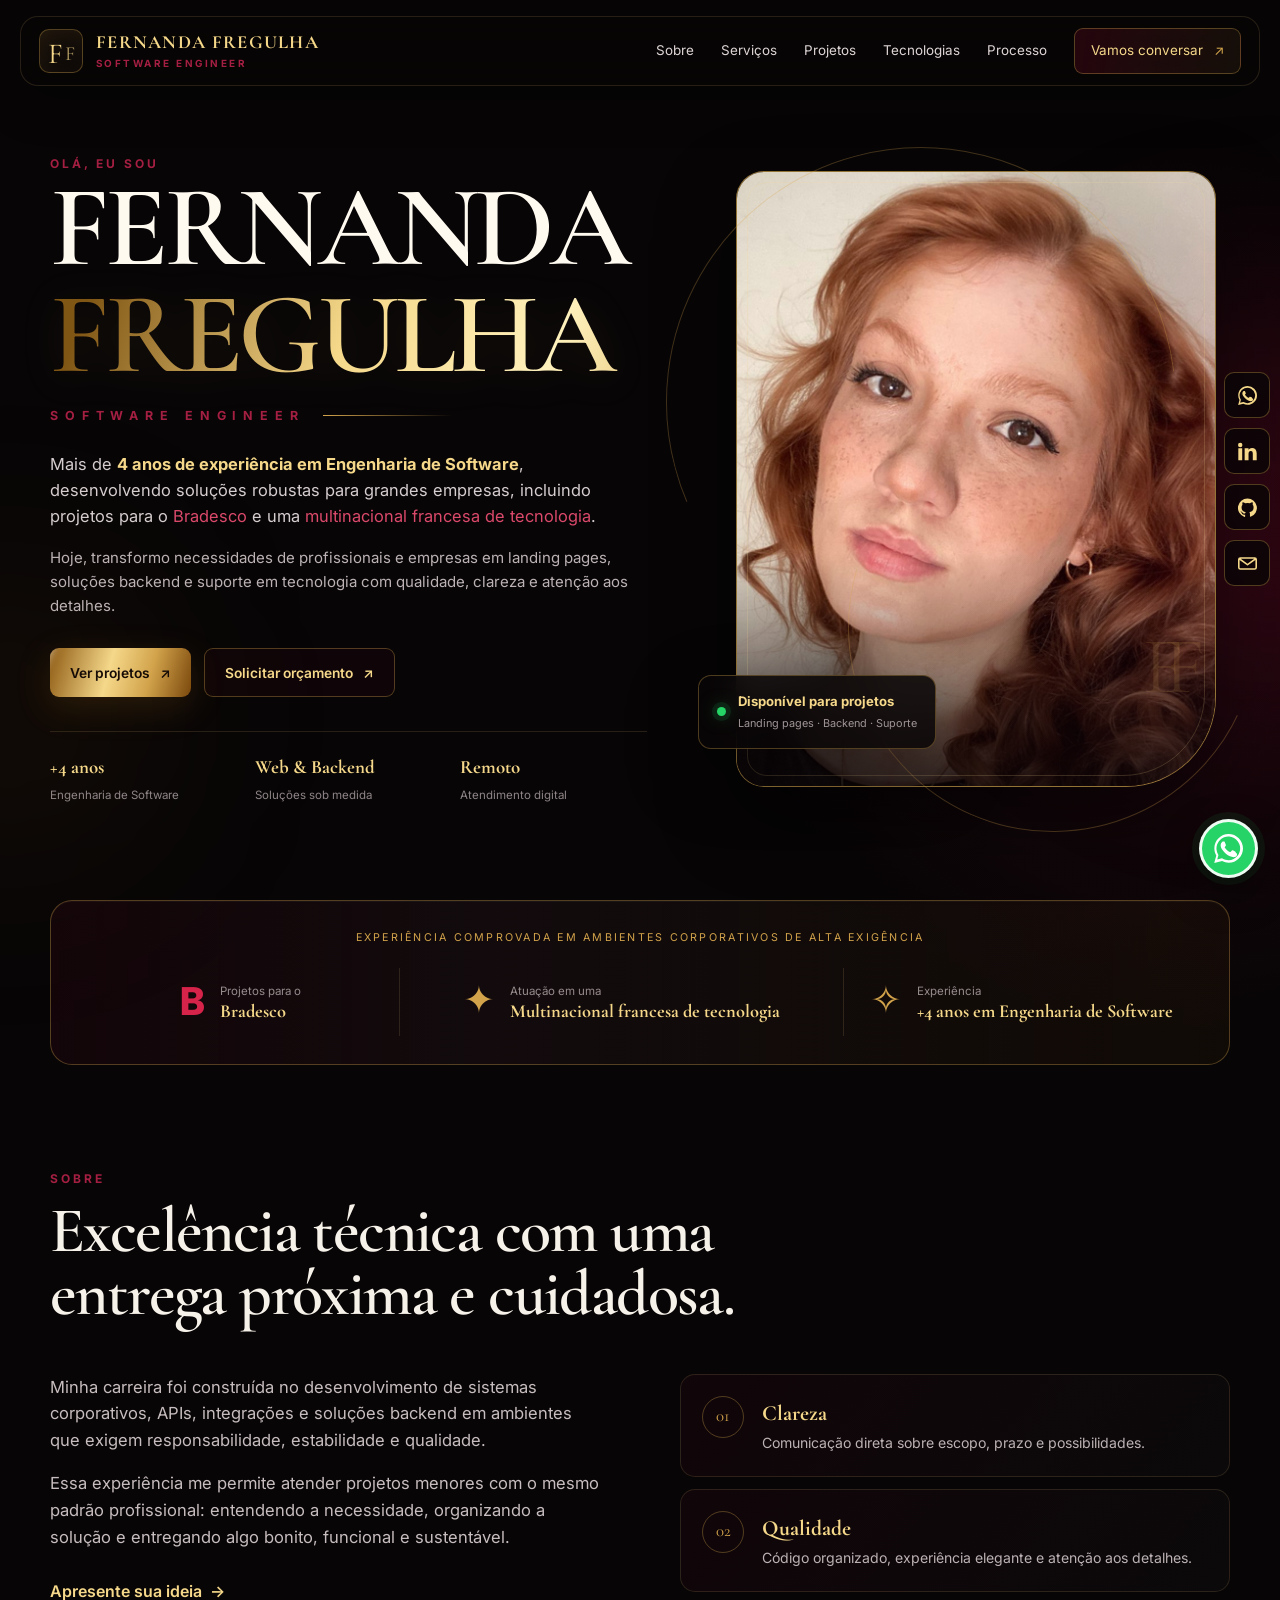
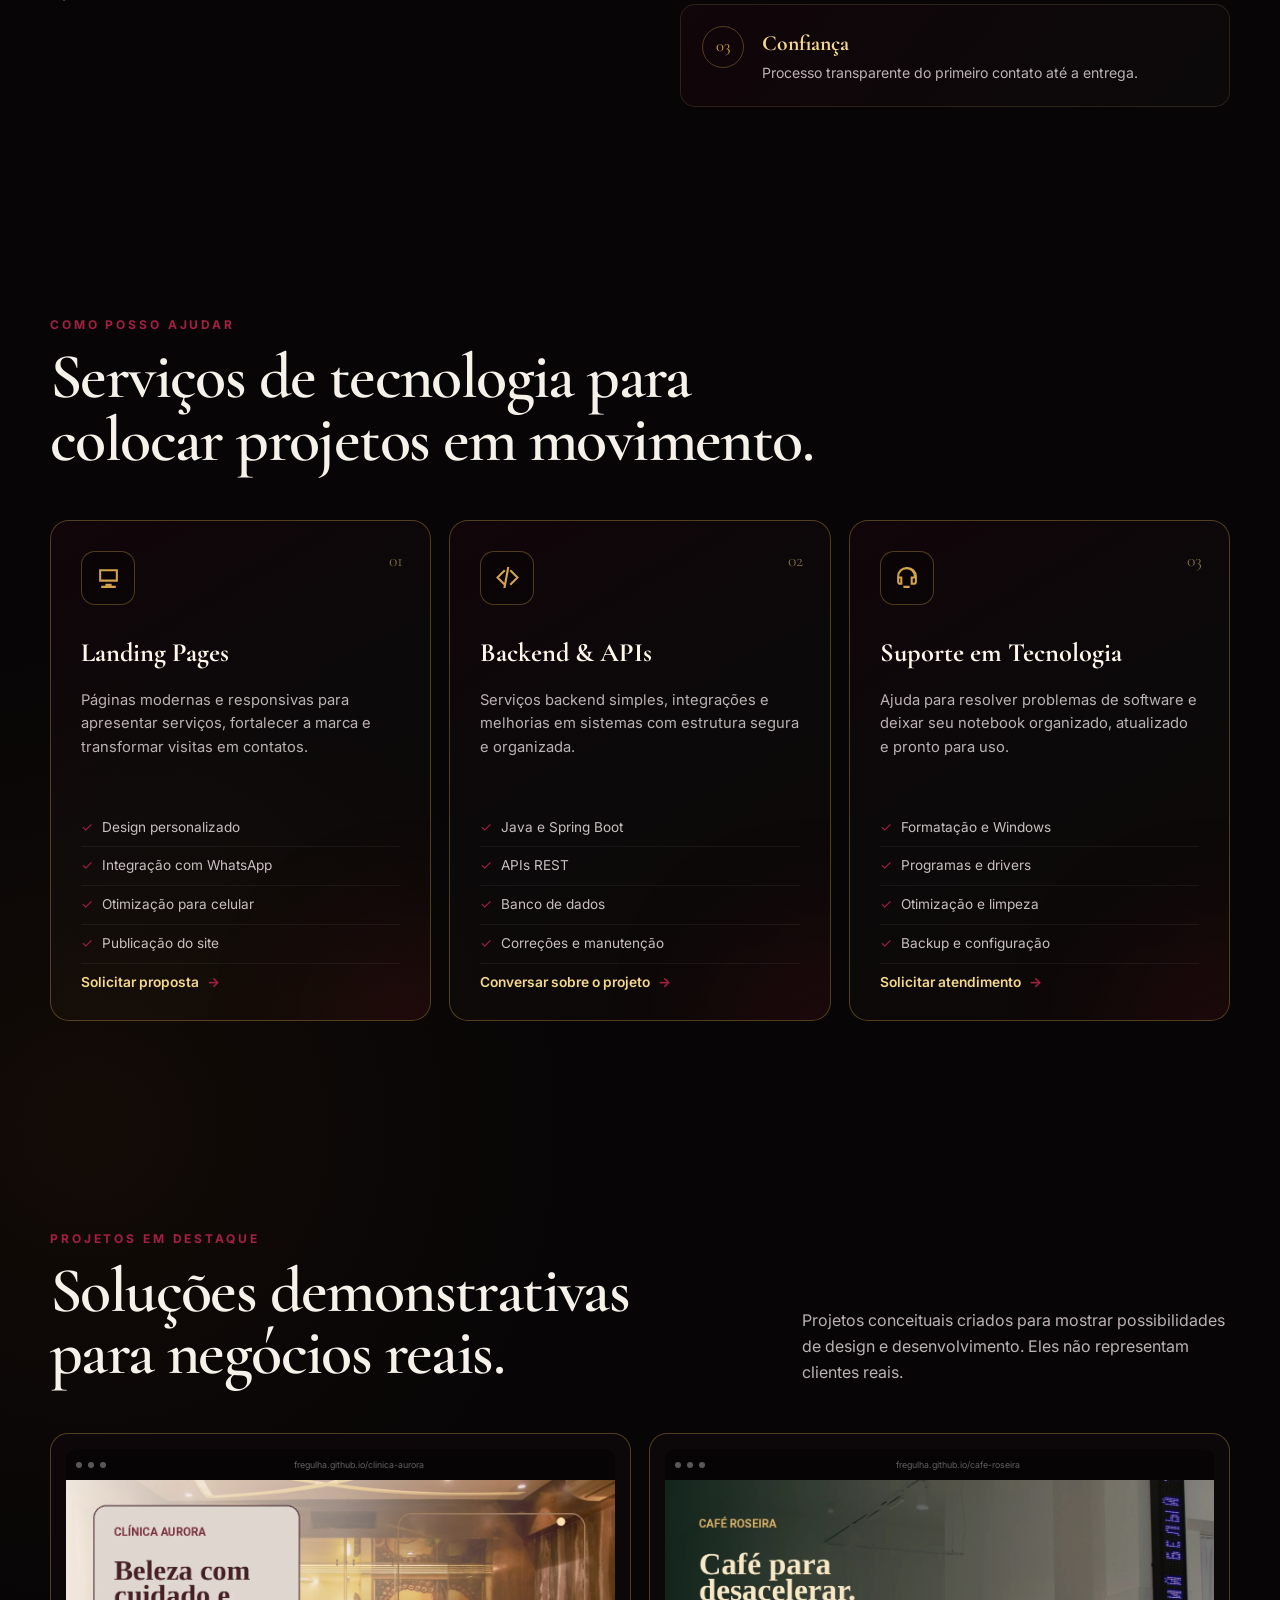
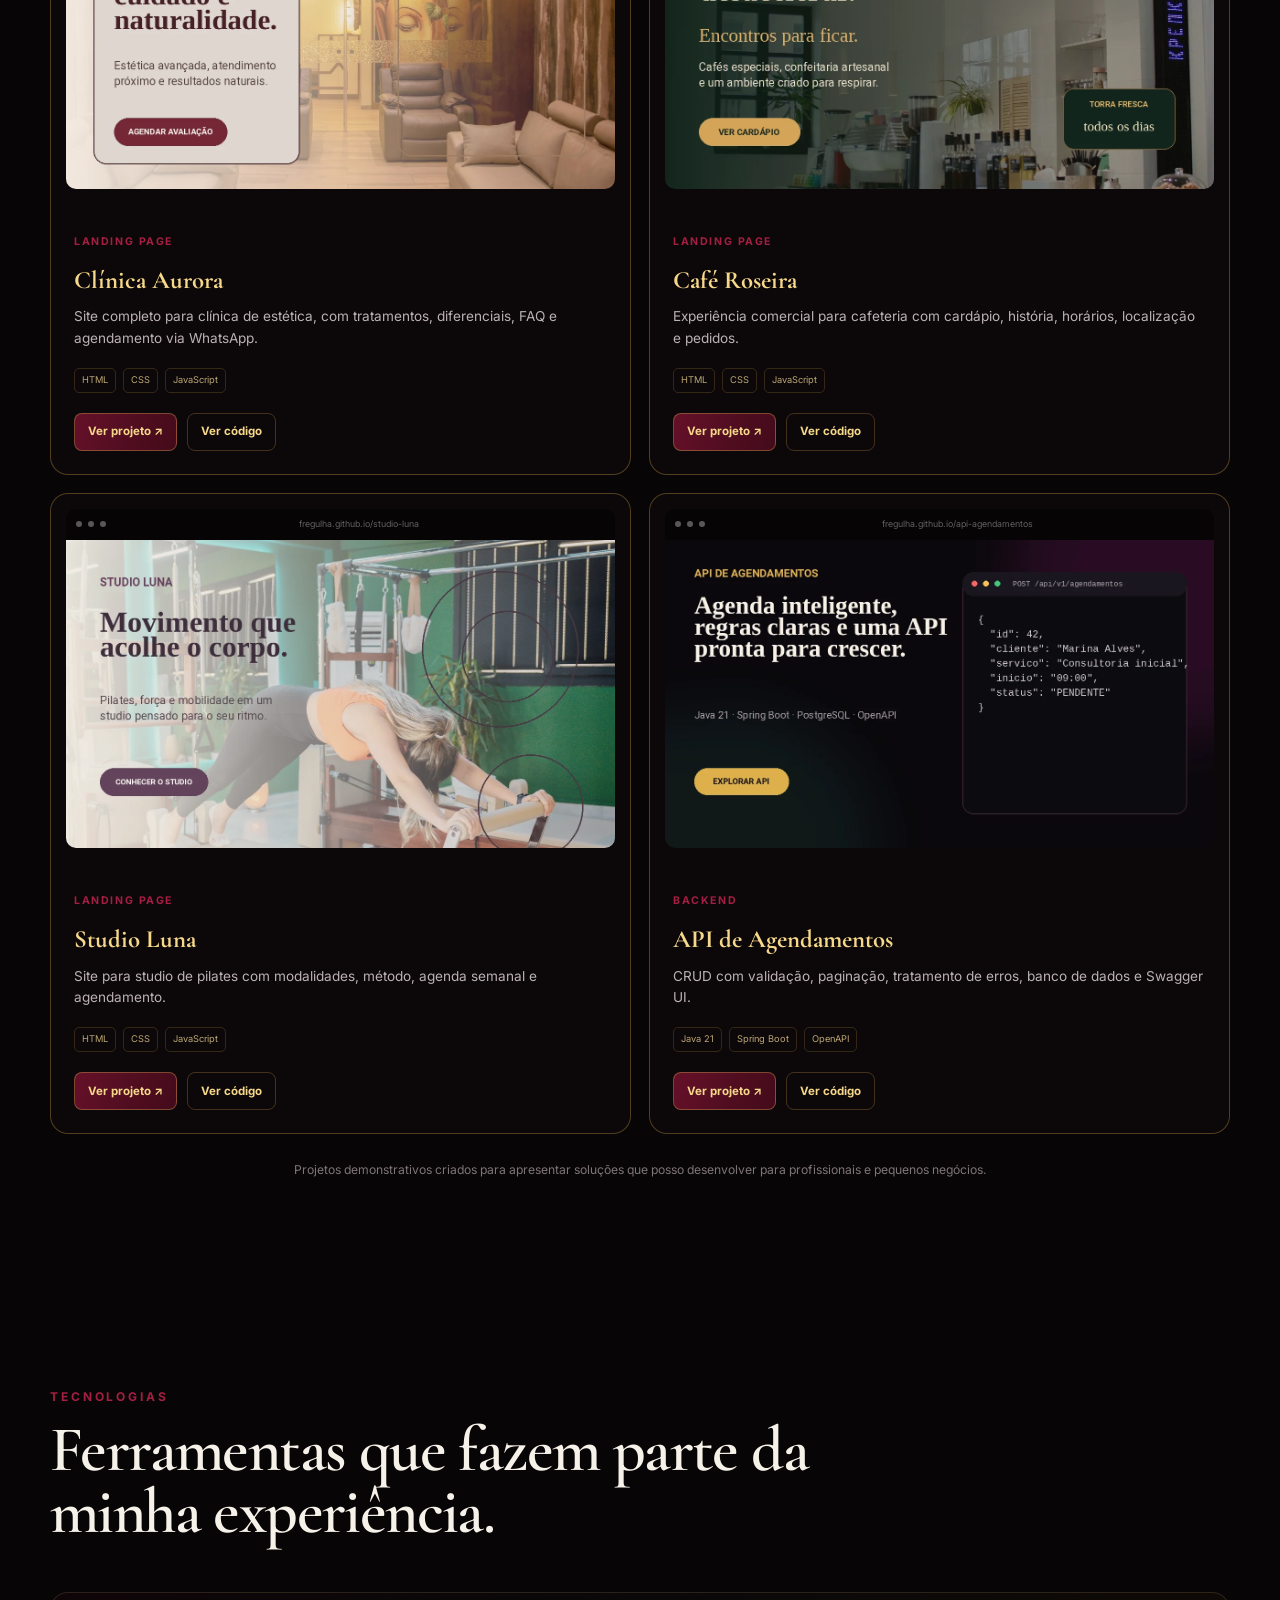
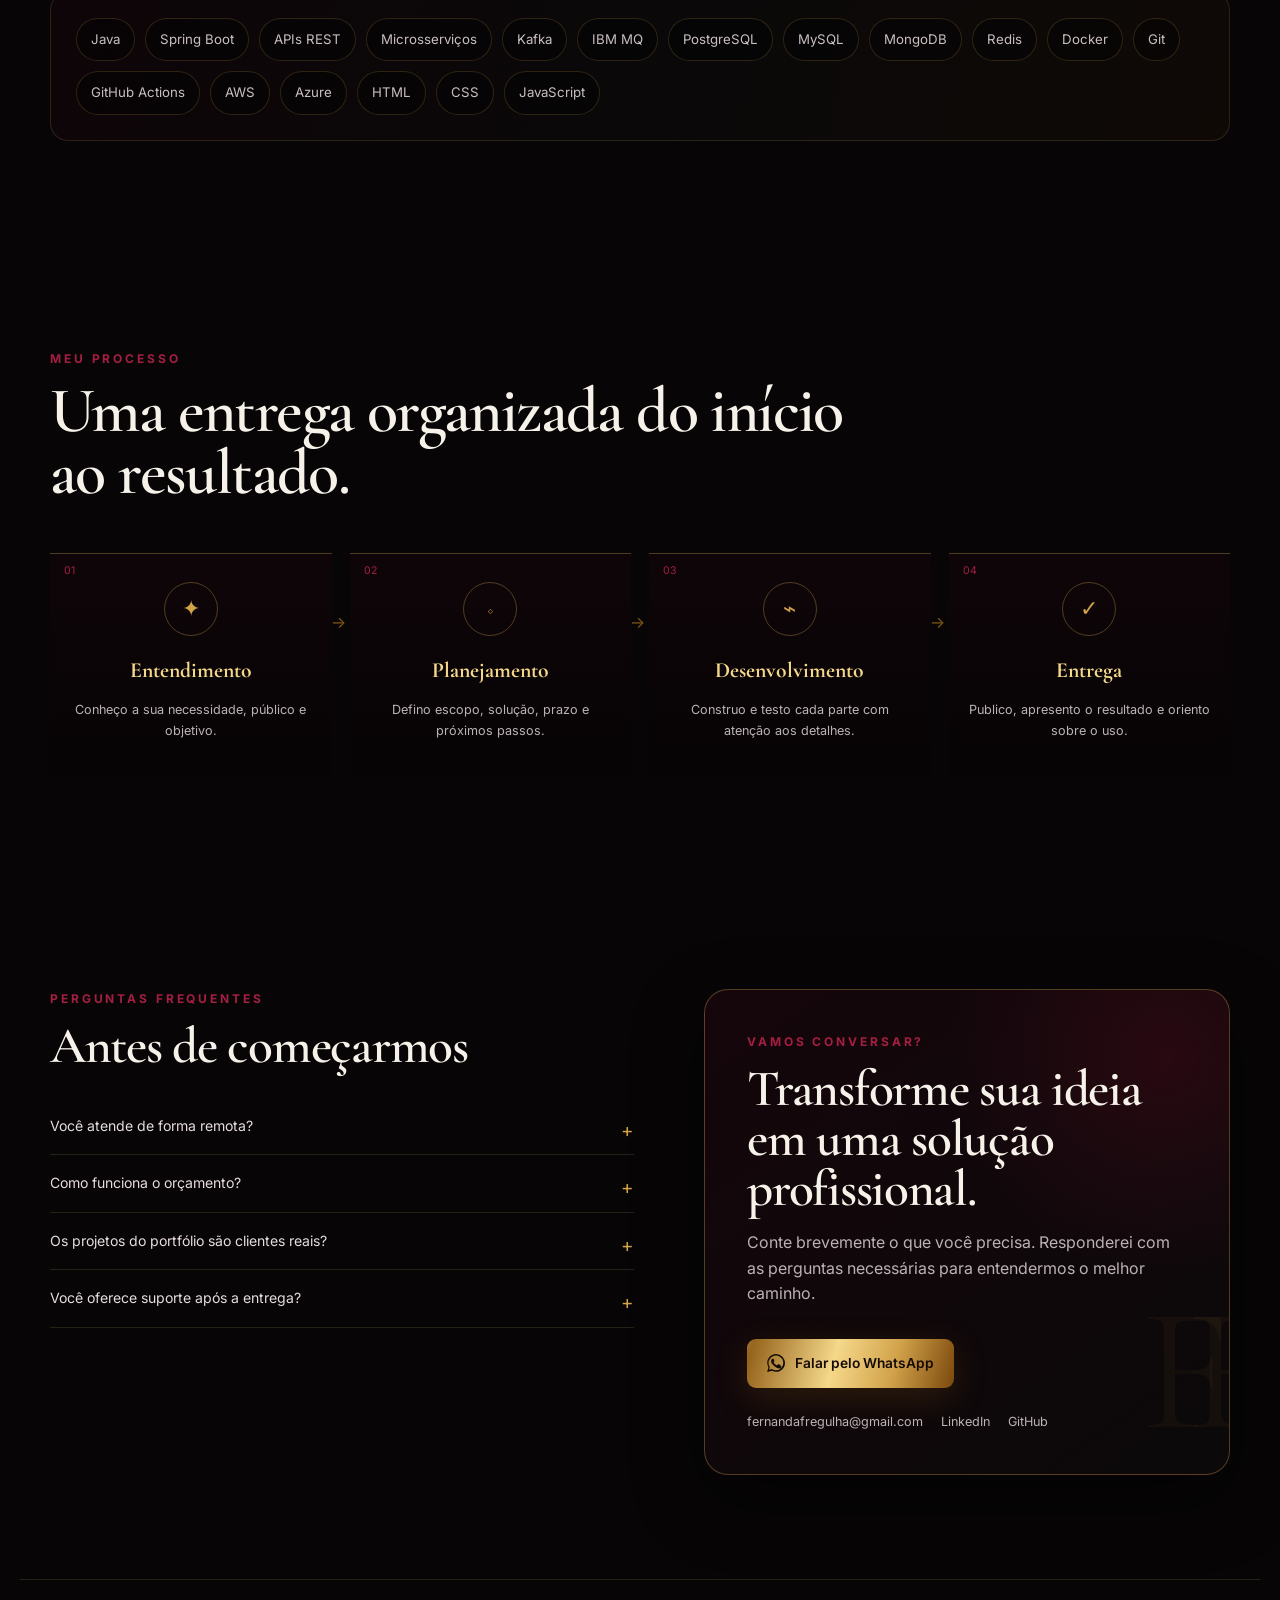
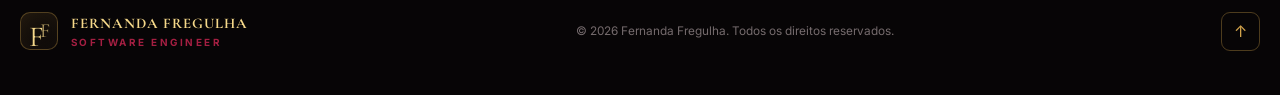
<file: index.html>
<!doctype html>
<html lang="pt-BR">
<head>
  <meta charset="utf-8">
  <meta name="viewport" content="width=device-width, initial-scale=1">
  <meta name="description" content="Portfólio de Fernanda Fregulha: landing pages, backend Java e suporte em tecnologia.">
  <meta name="theme-color" content="#070506">
  <meta property="og:title" content="Fernanda Fregulha | Software Engineer">
  <meta property="og:description" content="Soluções digitais elegantes, backend e suporte em tecnologia.">
  <meta property="og:type" content="website">
  <meta property="og:image" content="assets/fernanda-fregulha.png">
  <title>Fernanda Fregulha | Software Engineer</title>
  <link rel="preconnect" href="https://fonts.googleapis.com">
  <link rel="preconnect" href="https://fonts.gstatic.com" crossorigin>
  <link href="https://fonts.googleapis.com/css2?family=Cormorant+Garamond:wght@500;600;700&family=Inter:wght@400;500;600;700&display=swap" rel="stylesheet">
  <link rel="stylesheet" href="styles.css?v=projects-2">
</head>
<body>
  <div class="page-texture" aria-hidden="true"></div>
  <div class="ambient ambient-one" aria-hidden="true"></div>
  <div class="ambient ambient-two" aria-hidden="true"></div>

  <header class="header" id="topo">
    <a class="brand" href="#inicio" aria-label="Ir para o início">
      <span class="brand-mark"><span>F</span><i>F</i></span>
      <span class="brand-copy"><strong>Fernanda Fregulha</strong><small>Software Engineer</small></span>
    </a>

    <button class="menu-toggle" type="button" aria-label="Abrir menu" aria-expanded="false">
      <span></span><span></span><span></span>
    </button>

    <nav class="nav" aria-label="Navegação principal">
      <a href="#sobre">Sobre</a>
      <a href="#servicos">Serviços</a>
      <a href="#projetos">Projetos</a>
      <a href="#tecnologias">Tecnologias</a>
      <a href="#processo">Processo</a>
      <a href="#contato" class="nav-cta">Vamos conversar <span>↗</span></a>
    </nav>
  </header>

  <main>
    <section class="hero section" id="inicio">
      <div class="hero-copy reveal">
        <p class="eyebrow">Olá, eu sou</p>
        <h1><span>Fernanda</span><strong>Fregulha</strong></h1>
        <p class="role">Software Engineer</p>
        <p class="hero-description">
          Mais de <strong>4 anos de experiência em Engenharia de Software</strong>, desenvolvendo soluções robustas para grandes empresas, incluindo projetos para o <em>Bradesco</em> e uma <em>multinacional francesa de tecnologia</em>.
        </p>
        <p class="hero-support">Hoje, transformo necessidades de profissionais e empresas em landing pages, soluções backend e suporte em tecnologia com qualidade, clareza e atenção aos detalhes.</p>

        <div class="hero-actions">
          <a href="#projetos" class="button button-primary">Ver projetos <span>↗</span></a>
          <a href="#" class="button button-outline whatsapp-link" target="_blank" rel="noopener">Solicitar orçamento <span>↗</span></a>
        </div>

        <div class="hero-highlights" aria-label="Destaques profissionais">
          <div><strong>+4 anos</strong><span>Engenharia de Software</span></div>
          <div><strong>Web & Backend</strong><span>Soluções sob medida</span></div>
          <div><strong>Remoto</strong><span>Atendimento digital</span></div>
        </div>
      </div>

      <div class="hero-media reveal delay-one">
        <div class="portrait-shell">
          <div class="portrait-frame">
            <img src="assets/fernanda-fregulha.png" alt="Retrato profissional de Fernanda Fregulha">
            <div class="portrait-shade" aria-hidden="true"></div>
            <div class="portrait-monogram" aria-hidden="true">FF</div>
          </div>
          <div class="gold-orbit orbit-one" aria-hidden="true"></div>
          <div class="gold-orbit orbit-two" aria-hidden="true"></div>
          <div class="profile-chip">
            <span class="status-dot"></span>
            <div><strong>Disponível para projetos</strong><small>Landing pages · Backend · Suporte</small></div>
          </div>
        </div>

        <aside class="social-rail" aria-label="Redes e contatos">
          <a class="social-button whatsapp-link" href="#" target="_blank" rel="noopener" aria-label="WhatsApp">
            <svg viewBox="0 0 24 24" aria-hidden="true"><path d="M20.5 3.5A11.8 11.8 0 0 0 12.1 0C5.6 0 .3 5.3.3 11.8c0 2.1.5 4.1 1.6 5.9L.2 24l6.5-1.7a11.8 11.8 0 0 0 5.4 1.4h.1c6.5 0 11.8-5.3 11.8-11.8 0-3.1-1.3-6.1-3.5-8.4Zm-8.4 18.2c-1.8 0-3.6-.5-5.1-1.4l-.4-.2-3.9 1 1-3.8-.3-.4a9.8 9.8 0 1 1 8.7 4.8Zm5.4-7.3c-.3-.1-1.7-.8-2-.9-.3-.1-.5-.1-.7.2-.2.3-.8.9-1 1.1-.2.2-.4.2-.7.1-1.8-.9-3-1.6-4.2-3.7-.3-.5.3-.5.9-1.7.1-.2.1-.4 0-.6-.1-.1-.7-1.6-.9-2.2-.2-.6-.5-.5-.7-.5h-.6c-.2 0-.6.1-.9.4-.3.3-1.2 1.2-1.2 2.9 0 1.7 1.2 3.4 1.4 3.6.2.2 2.4 3.7 5.9 5.2 2.2.9 3.1 1 4.2.8.7-.1 1.7-.7 1.9-1.4.2-.7.2-1.3.2-1.4-.1-.1-.3-.2-.6-.3Z"/></svg>
          </a>
          <a class="social-button linkedin-link" href="#" target="_blank" rel="noopener" aria-label="LinkedIn">
            <svg viewBox="0 0 24 24" aria-hidden="true"><path d="M5.3 7.8H.4V23h4.9V7.8ZM2.8 1A2.8 2.8 0 1 0 2.8 6.6 2.8 2.8 0 0 0 2.8 1ZM23.6 14.3c0-4.6-2.5-6.8-5.8-6.8-2.7 0-3.9 1.5-4.5 2.5V7.8H8.4V23h4.9v-7.5c0-2 .4-4 2.9-4s2.5 2.3 2.5 4.1V23h4.9v-8.7Z"/></svg>
          </a>
          <a class="social-button github-link" href="#" target="_blank" rel="noopener" aria-label="GitHub">
            <svg viewBox="0 0 24 24" aria-hidden="true"><path d="M12 .5A12 12 0 0 0 8.2 23.9c.6.1.8-.3.8-.6v-2.3c-3.3.7-4-1.4-4-1.4-.5-1.4-1.3-1.8-1.3-1.8-1.1-.7.1-.7.1-.7 1.2.1 1.8 1.2 1.8 1.2 1.1 1.8 2.8 1.3 3.5 1 .1-.8.4-1.3.8-1.6-2.6-.3-5.4-1.3-5.4-5.9 0-1.3.5-2.4 1.2-3.2-.1-.3-.5-1.5.1-3.1 0 0 1-.3 3.3 1.2a11.5 11.5 0 0 1 6 0c2.3-1.6 3.3-1.2 3.3-1.2.6 1.6.2 2.8.1 3.1.8.8 1.2 1.9 1.2 3.2 0 4.6-2.8 5.6-5.4 5.9.4.4.8 1.1.8 2.2v3.3c0 .3.2.7.8.6A12 12 0 0 0 12 .5Z"/></svg>
          </a>
          <a class="social-button email-link-icon" href="#" aria-label="E-mail">
            <svg viewBox="0 0 24 24" aria-hidden="true"><path d="M21 4H3a3 3 0 0 0-3 3v10a3 3 0 0 0 3 3h18a3 3 0 0 0 3-3V7a3 3 0 0 0-3-3Zm-.5 2L12 12.2 3.5 6h17ZM3 18a1 1 0 0 1-1-1V7.5l9.4 6.8a1 1 0 0 0 1.2 0L22 7.5V17a1 1 0 0 1-1 1H3Z"/></svg>
          </a>
        </aside>
      </div>
    </section>

    <section class="authority section reveal" aria-label="Experiência profissional">
      <p>Experiência comprovada em ambientes corporativos de alta exigência</p>
      <div class="authority-grid">
        <article><span class="authority-icon bank-icon">B</span><div><small>Projetos para o</small><strong>Bradesco</strong></div></article>
        <article><span class="authority-icon tower-icon">✦</span><div><small>Atuação em uma</small><strong>Multinacional francesa de tecnologia</strong></div></article>
        <article><span class="authority-icon laurel-icon">✧</span><div><small>Experiência</small><strong>+4 anos em Engenharia de Software</strong></div></article>
      </div>
    </section>

    <section class="section section-space" id="sobre">
      <div class="section-heading reveal">
        <p class="eyebrow">Sobre</p>
        <h2>Excelência técnica com uma entrega próxima e cuidadosa.</h2>
      </div>
      <div class="about-grid">
        <div class="about-copy reveal">
          <p>Minha carreira foi construída no desenvolvimento de sistemas corporativos, APIs, integrações e soluções backend em ambientes que exigem responsabilidade, estabilidade e qualidade.</p>
          <p>Essa experiência me permite atender projetos menores com o mesmo padrão profissional: entendendo a necessidade, organizando a solução e entregando algo bonito, funcional e sustentável.</p>
          <a href="#contato" class="text-link">Apresente sua ideia <span>→</span></a>
        </div>
        <div class="principles reveal delay-one">
          <article><span>01</span><div><h3>Clareza</h3><p>Comunicação direta sobre escopo, prazo e possibilidades.</p></div></article>
          <article><span>02</span><div><h3>Qualidade</h3><p>Código organizado, experiência elegante e atenção aos detalhes.</p></div></article>
          <article><span>03</span><div><h3>Confiança</h3><p>Processo transparente do primeiro contato até a entrega.</p></div></article>
        </div>
      </div>
    </section>

    <section class="section section-space" id="servicos">
      <div class="section-heading reveal">
        <p class="eyebrow">Como posso ajudar</p>
        <h2>Serviços de tecnologia para colocar projetos em movimento.</h2>
      </div>
      <div class="services-grid">
        <article class="service-card reveal">
          <div class="service-icon">
            <svg viewBox="0 0 24 24" aria-hidden="true"><path d="M3 4h18v12H3V4Zm2 2v8h14V6H5Zm4 12h6v2h4v2H5v-2h4v-2Z"/></svg>
          </div>
          <span>01</span><h3>Landing Pages</h3>
          <p>Páginas modernas e responsivas para apresentar serviços, fortalecer a marca e transformar visitas em contatos.</p>
          <ul><li>Design personalizado</li><li>Integração com WhatsApp</li><li>Otimização para celular</li><li>Publicação do site</li></ul>
          <a class="whatsapp-link" href="#" target="_blank" rel="noopener">Solicitar proposta <b>→</b></a>
        </article>
        <article class="service-card reveal delay-one">
          <div class="service-icon">
            <svg viewBox="0 0 24 24" aria-hidden="true"><path d="m8.7 4.3 1.4 1.4L3.8 12l6.3 6.3-1.4 1.4L1 12l7.7-7.7Zm6.6 0L23 12l-7.7 7.7-1.4-1.4 6.3-6.3-6.3-6.3 1.4-1.4ZM13.8 2l-3.7 20H8l3.7-20h2.1Z"/></svg>
          </div>
          <span>02</span><h3>Backend & APIs</h3>
          <p>Serviços backend simples, integrações e melhorias em sistemas com estrutura segura e organizada.</p>
          <ul><li>Java e Spring Boot</li><li>APIs REST</li><li>Banco de dados</li><li>Correções e manutenção</li></ul>
          <a class="whatsapp-link" href="#" target="_blank" rel="noopener">Conversar sobre o projeto <b>→</b></a>
        </article>
        <article class="service-card reveal delay-two">
          <div class="service-icon">
            <svg viewBox="0 0 24 24" aria-hidden="true"><path d="M12 2a9 9 0 0 0-9 9v5a3 3 0 0 0 3 3h2v-8H5a7 7 0 0 1 14 0h-3v8h3a3 3 0 0 0 3-3v-5a9 9 0 0 0-9-9h-1Zm6 11h2v3a1 1 0 0 1-1 1h-1v-4ZM4 13h2v4a1 1 0 0 1-1-1v-3Zm5 7h6v2H9v-2Z"/></svg>
          </div>
          <span>03</span><h3>Suporte em Tecnologia</h3>
          <p>Ajuda para resolver problemas de software e deixar seu notebook organizado, atualizado e pronto para uso.</p>
          <ul><li>Formatação e Windows</li><li>Programas e drivers</li><li>Otimização e limpeza</li><li>Backup e configuração</li></ul>
          <a class="whatsapp-link" href="#" target="_blank" rel="noopener">Solicitar atendimento <b>→</b></a>
        </article>
      </div>
    </section>

    <section class="section section-space" id="projetos">
      <div class="section-heading split-heading reveal">
        <div><p class="eyebrow">Projetos em destaque</p><h2>Soluções demonstrativas para negócios reais.</h2></div>
        <p>Projetos conceituais criados para mostrar possibilidades de design e desenvolvimento. Eles não representam clientes reais.</p>
      </div>
      <div class="projects-grid">
        <article class="project-card reveal">
          <div class="project-preview project-preview-image">
            <div class="browser-bar"><i></i><i></i><i></i><span>fregulha.github.io/clinica-aurora</span></div>
            <a class="project-shot" href="https://fregulha.github.io/clinica-aurora/" target="_blank" rel="noopener" aria-label="Abrir Clínica Aurora">
              <img src="assets/projects/clinica-aurora.webp" alt="Prévia atualizada da landing page Clínica Aurora" loading="lazy">
            </a>
          </div>
          <div class="project-copy"><span>Landing Page</span><h3>Clínica Aurora</h3><p>Site completo para clínica de estética, com tratamentos, diferenciais, FAQ e agendamento via WhatsApp.</p><div class="project-tags"><small>HTML</small><small>CSS</small><small>JavaScript</small></div><div class="project-actions"><a href="https://fregulha.github.io/clinica-aurora/" target="_blank" rel="noopener">Ver projeto ↗</a><a href="https://github.com/fregulha/clinica-aurora" target="_blank" rel="noopener">Ver código</a></div></div>
        </article>
        <article class="project-card reveal delay-one">
          <div class="project-preview project-preview-image">
            <div class="browser-bar"><i></i><i></i><i></i><span>fregulha.github.io/cafe-roseira</span></div>
            <a class="project-shot" href="https://fregulha.github.io/cafe-roseira/" target="_blank" rel="noopener" aria-label="Abrir Café Roseira">
              <img src="assets/projects/cafe-roseira.webp" alt="Prévia atualizada da landing page Café Roseira" loading="lazy">
            </a>
          </div>
          <div class="project-copy"><span>Landing Page</span><h3>Café Roseira</h3><p>Experiência comercial para cafeteria com cardápio, história, horários, localização e pedidos.</p><div class="project-tags"><small>HTML</small><small>CSS</small><small>JavaScript</small></div><div class="project-actions"><a href="https://fregulha.github.io/cafe-roseira/" target="_blank" rel="noopener">Ver projeto ↗</a><a href="https://github.com/fregulha/cafe-roseira" target="_blank" rel="noopener">Ver código</a></div></div>
        </article>
        <article class="project-card reveal delay-two">
          <div class="project-preview project-preview-image">
            <div class="browser-bar"><i></i><i></i><i></i><span>fregulha.github.io/studio-luna</span></div>
            <a class="project-shot" href="https://fregulha.github.io/studio-luna/" target="_blank" rel="noopener" aria-label="Abrir Studio Luna">
              <img src="assets/projects/studio-luna.webp" alt="Prévia atualizada da landing page Studio Luna" loading="lazy">
            </a>
          </div>
          <div class="project-copy"><span>Landing Page</span><h3>Studio Luna</h3><p>Site para studio de pilates com modalidades, método, agenda semanal e agendamento.</p><div class="project-tags"><small>HTML</small><small>CSS</small><small>JavaScript</small></div><div class="project-actions"><a href="https://fregulha.github.io/studio-luna/" target="_blank" rel="noopener">Ver projeto ↗</a><a href="https://github.com/fregulha/studio-luna" target="_blank" rel="noopener">Ver código</a></div></div>
        </article>
        <article class="project-card project-api reveal delay-three">
          <div class="project-preview project-preview-image">
            <div class="browser-bar"><i></i><i></i><i></i><span>fregulha.github.io/api-agendamentos</span></div>
            <a class="project-shot" href="https://fregulha.github.io/api-agendamentos/" target="_blank" rel="noopener" aria-label="Abrir API de Agendamentos">
              <img src="assets/projects/api-agendamentos.webp" alt="Prévia atualizada da vitrine da API de Agendamentos" loading="lazy">
            </a>
          </div>
          <div class="project-copy"><span>Backend</span><h3>API de Agendamentos</h3><p>CRUD com validação, paginação, tratamento de erros, banco de dados e Swagger UI.</p><div class="project-tags"><small>Java 21</small><small>Spring Boot</small><small>OpenAPI</small></div><div class="project-actions"><a href="https://fregulha.github.io/api-agendamentos/" target="_blank" rel="noopener">Ver projeto ↗</a><a href="https://github.com/fregulha/api-agendamentos" target="_blank" rel="noopener">Ver código</a></div></div>
        </article>
      </div>
      <p class="project-note reveal">Projetos demonstrativos criados para apresentar soluções que posso desenvolver para profissionais e pequenos negócios.</p>
    </section>

    <section class="section section-space" id="tecnologias">
      <div class="section-heading reveal">
        <p class="eyebrow">Tecnologias</p>
        <h2>Ferramentas que fazem parte da minha experiência.</h2>
      </div>
      <div class="tech-grid reveal">
        <span>Java</span><span>Spring Boot</span><span>APIs REST</span><span>Microsserviços</span><span>Kafka</span><span>IBM MQ</span><span>PostgreSQL</span><span>MySQL</span><span>MongoDB</span><span>Redis</span><span>Docker</span><span>Git</span><span>GitHub Actions</span><span>AWS</span><span>Azure</span><span>HTML</span><span>CSS</span><span>JavaScript</span>
      </div>
    </section>

    <section class="section section-space" id="processo">
      <div class="section-heading reveal">
        <p class="eyebrow">Meu processo</p>
        <h2>Uma entrega organizada do início ao resultado.</h2>
      </div>
      <div class="process-grid">
        <article class="reveal"><span>01</span><div class="process-icon">✦</div><h3>Entendimento</h3><p>Conheço a sua necessidade, público e objetivo.</p></article>
        <article class="reveal delay-one"><span>02</span><div class="process-icon">◇</div><h3>Planejamento</h3><p>Defino escopo, solução, prazo e próximos passos.</p></article>
        <article class="reveal delay-two"><span>03</span><div class="process-icon">⌁</div><h3>Desenvolvimento</h3><p>Construo e testo cada parte com atenção aos detalhes.</p></article>
        <article class="reveal delay-three"><span>04</span><div class="process-icon">✓</div><h3>Entrega</h3><p>Publico, apresento o resultado e oriento sobre o uso.</p></article>
      </div>
    </section>

    <section class="section section-space faq-contact" id="contato">
      <div class="faq reveal">
        <p class="eyebrow">Perguntas frequentes</p>
        <h2>Antes de começarmos</h2>
        <details><summary>Você atende de forma remota?</summary><p>Sim. Landing pages, backend e vários serviços de software podem ser atendidos remotamente. Demandas presenciais dependem da localização e da disponibilidade.</p></details>
        <details><summary>Como funciona o orçamento?</summary><p>Primeiro entendo a necessidade e o escopo. Depois apresento uma proposta com o que será entregue, prazo estimado e condições.</p></details>
        <details><summary>Os projetos do portfólio são clientes reais?</summary><p>Não. Os projetos visuais apresentados são demonstrativos e foram criados para mostrar as soluções que posso desenvolver.</p></details>
        <details><summary>Você oferece suporte após a entrega?</summary><p>O suporte e o período de acompanhamento são combinados na proposta, conforme o tipo de projeto.</p></details>
      </div>

      <div class="contact-card reveal delay-one">
        <p class="eyebrow">Vamos conversar?</p>
        <h2>Transforme sua ideia em uma solução profissional.</h2>
        <p>Conte brevemente o que você precisa. Responderei com as perguntas necessárias para entendermos o melhor caminho.</p>
        <a href="#" class="button button-primary whatsapp-link" target="_blank" rel="noopener">
          <svg viewBox="0 0 24 24" aria-hidden="true"><path d="M20.5 3.5A11.8 11.8 0 0 0 12.1 0C5.6 0 .3 5.3.3 11.8c0 2.1.5 4.1 1.6 5.9L.2 24l6.5-1.7a11.8 11.8 0 0 0 5.4 1.4h.1c6.5 0 11.8-5.3 11.8-11.8 0-3.1-1.3-6.1-3.5-8.4Zm-8.4 18.2c-1.8 0-3.6-.5-5.1-1.4l-.4-.2-3.9 1 1-3.8-.3-.4a9.8 9.8 0 1 1 8.7 4.8Zm5.4-7.3c-.3-.1-1.7-.8-2-.9-.3-.1-.5-.1-.7.2-.2.3-.8.9-1 1.1-.2.2-.4.2-.7.1-1.8-.9-3-1.6-4.2-3.7-.3-.5.3-.5.9-1.7.1-.2.1-.4 0-.6-.1-.1-.7-1.6-.9-2.2-.2-.6-.5-.5-.7-.5h-.6c-.2 0-.6.1-.9.4-.3.3-1.2 1.2-1.2 2.9 0 1.7 1.2 3.4 1.4 3.6.2.2 2.4 3.7 5.9 5.2 2.2.9 3.1 1 4.2.8.7-.1 1.7-.7 1.9-1.4.2-.7.2-1.3.2-1.4-.1-.1-.3-.2-.6-.3Z"/></svg>
          Falar pelo WhatsApp
        </a>
        <div class="contact-links">
          <a class="email-link" href="#">seuemail@exemplo.com</a>
          <a class="linkedin-link" href="#" target="_blank" rel="noopener">LinkedIn</a>
          <a class="github-link" href="#" target="_blank" rel="noopener">GitHub</a>
        </div>
      </div>
    </section>
  </main>

  <footer class="footer">
    <a class="brand footer-brand" href="#topo">
      <span class="brand-mark"><span>F</span><i>F</i></span>
      <span class="brand-copy"><strong>Fernanda Fregulha</strong><small>Software Engineer</small></span>
    </a>
    <p>© <span id="currentYear"></span> Fernanda Fregulha. Todos os direitos reservados.</p>
    <a href="#topo" class="back-top" aria-label="Voltar ao topo">↑</a>
  </footer>

  <a class="whatsapp-float whatsapp-link" href="#" target="_blank" rel="noopener" aria-label="Falar com Fernanda pelo WhatsApp">
    <svg viewBox="0 0 24 24" aria-hidden="true"><path d="M20.5 3.5A11.8 11.8 0 0 0 12.1 0C5.6 0 .3 5.3.3 11.8c0 2.1.5 4.1 1.6 5.9L.2 24l6.5-1.7a11.8 11.8 0 0 0 5.4 1.4h.1c6.5 0 11.8-5.3 11.8-11.8 0-3.1-1.3-6.1-3.5-8.4Zm-8.4 18.2c-1.8 0-3.6-.5-5.1-1.4l-.4-.2-3.9 1 1-3.8-.3-.4a9.8 9.8 0 1 1 8.7 4.8Zm5.4-7.3c-.3-.1-1.7-.8-2-.9-.3-.1-.5-.1-.7.2-.2.3-.8.9-1 1.1-.2.2-.4.2-.7.1-1.8-.9-3-1.6-4.2-3.7-.3-.5.3-.5.9-1.7.1-.2.1-.4 0-.6-.1-.1-.7-1.6-.9-2.2-.2-.6-.5-.5-.7-.5h-.6c-.2 0-.6.1-.9.4-.3.3-1.2 1.2-1.2 2.9 0 1.7 1.2 3.4 1.4 3.6.2.2 2.4 3.7 5.9 5.2 2.2.9 3.1 1 4.2.8.7-.1 1.7-.7 1.9-1.4.2-.7.2-1.3.2-1.4-.1-.1-.3-.2-.6-.3Z"/></svg>
  </a>

  <script src="script.js"></script>
</body>
</html>
</file>
<file: styles.css>
:root {
  --black: #070506;
  --black-soft: #0d090b;
  --surface: rgba(18, 12, 14, .82);
  --surface-2: rgba(28, 16, 20, .68);
  --burgundy: #650f25;
  --burgundy-bright: #a41f42;
  --burgundy-soft: rgba(130, 20, 50, .18);
  --gold: #d2a34b;
  --gold-light: #f5d88a;
  --gold-deep: #805614;
  --gold-line: rgba(210, 163, 75, .35);
  --text: #f7f2e9;
  --muted: #bcb2b4;
  --line: rgba(234, 199, 126, .14);
  --shadow: 0 24px 70px rgba(0, 0, 0, .45);
  --serif: "Cormorant Garamond", Georgia, serif;
  --sans: "Inter", Arial, sans-serif;
}

* { box-sizing: border-box; }
html { scroll-behavior: smooth; }
body {
  margin: 0;
  color: var(--text);
  background:
    radial-gradient(circle at 92% 9%, rgba(114, 15, 42, .22), transparent 28rem),
    radial-gradient(circle at 7% 42%, rgba(105, 57, 9, .12), transparent 30rem),
    var(--black);
  font-family: var(--sans);
  line-height: 1.6;
  overflow-x: hidden;
}
a { color: inherit; text-decoration: none; }
button, input, textarea { font: inherit; }
img { display: block; max-width: 100%; }
svg { width: 1em; height: 1em; fill: currentColor; }

.page-texture {
  position: fixed; inset: 0; pointer-events: none; z-index: -2; opacity: .22;
  background-image:
    linear-gradient(rgba(255,255,255,.015) 1px, transparent 1px),
    linear-gradient(90deg, rgba(255,255,255,.015) 1px, transparent 1px);
  background-size: 52px 52px;
  mask-image: linear-gradient(to bottom, black, transparent 90%);
}
.ambient { position: fixed; border-radius: 50%; filter: blur(100px); pointer-events: none; z-index: -1; }
.ambient-one { width: 380px; height: 380px; right: -180px; top: 35%; background: rgba(112, 7, 36, .25); }
.ambient-two { width: 280px; height: 280px; left: -130px; bottom: 5%; background: rgba(159, 103, 22, .10); }

.header {
  position: fixed; top: 16px; left: 50%; transform: translateX(-50%); z-index: 100;
  width: min(1240px, calc(100% - 32px)); height: 70px; padding: 0 18px;
  display: flex; align-items: center; justify-content: space-between;
  border: 1px solid var(--line); border-radius: 18px;
  background: rgba(8, 5, 6, .82); backdrop-filter: blur(18px);
  box-shadow: 0 15px 45px rgba(0,0,0,.28);
}
.brand { display: inline-flex; align-items: center; gap: 13px; min-width: max-content; }
.brand-mark {
  position: relative; width: 44px; height: 44px; display: grid; place-items: center;
  border: 1px solid var(--gold-line); border-radius: 10px;
  background: linear-gradient(145deg, rgba(210,163,75,.10), rgba(255,255,255,.01));
  color: var(--gold-light); font-family: var(--serif); box-shadow: inset 0 0 20px rgba(210,163,75,.05);
}
.brand-mark span { position: absolute; font-size: 29px; left: 8px; top: 1px; }
.brand-mark i { position: absolute; font-size: 20px; right: 7px; bottom: 2px; font-style: normal; opacity: .7; }
.brand-copy { display: flex; flex-direction: column; line-height: 1.15; }
.brand-copy strong { font-family: var(--serif); font-size: 1.16rem; letter-spacing: .07em; text-transform: uppercase; color: var(--gold-light); }
.brand-copy small { color: var(--burgundy-bright); font-size: .62rem; letter-spacing: .25em; text-transform: uppercase; font-weight: 700; margin-top: 5px; }
.nav { display: flex; align-items: center; gap: 27px; font-size: .84rem; }
.nav > a:not(.nav-cta) { color: #ddd4d5; transition: .2s ease; }
.nav > a:not(.nav-cta):hover { color: var(--gold-light); }
.nav-cta { padding: 11px 16px; border: 1px solid var(--gold-line); border-radius: 9px; color: var(--gold-light); background: linear-gradient(100deg, rgba(109,11,38,.30), rgba(210,163,75,.07)); }
.nav-cta span { color: var(--gold); margin-left: 7px; }
.menu-toggle { display: none; width: 44px; height: 44px; border: 1px solid var(--line); border-radius: 10px; background: transparent; padding: 11px; }
.menu-toggle span { display: block; height: 1px; background: var(--gold-light); margin: 5px 0; }

.section { width: min(1180px, calc(100% - 40px)); margin: 0 auto; }
.section-space { padding: 104px 0; }
.hero { min-height: 100vh; padding-top: 128px; padding-bottom: 70px; display: grid; grid-template-columns: 1.08fr .92fr; align-items: center; gap: 74px; }
.eyebrow { margin: 0 0 12px; color: var(--burgundy-bright); font-size: .75rem; letter-spacing: .24em; text-transform: uppercase; font-weight: 700; }
.hero h1 { margin: 0; font-family: var(--serif); font-size: clamp(4.6rem, 9vw, 8.1rem); line-height: .74; font-weight: 600; letter-spacing: -.04em; text-transform: uppercase; }
.hero h1 span, .hero h1 strong { display: block; }
.hero h1 span { color: #fffaf0; }
.hero h1 strong {
  margin-top: 22px; font-weight: 600;
  background: linear-gradient(110deg, var(--gold-deep) 3%, var(--gold-light) 23%, #fff1bc 39%, var(--gold) 56%, #7e5012 80%, var(--gold-light) 98%);
  background-size: 220% auto; color: transparent; -webkit-background-clip: text; background-clip: text;
  animation: goldShine 7s linear infinite;
  filter: drop-shadow(0 5px 20px rgba(210,163,75,.12));
}
@keyframes goldShine { to { background-position: 220% center; } }
.role { display: flex; align-items: center; gap: 18px; margin: 28px 0 25px; color: var(--burgundy-bright); font-size: .78rem; text-transform: uppercase; letter-spacing: .55em; font-weight: 700; }
.role::after { content: ""; width: 130px; height: 1px; background: linear-gradient(90deg, var(--gold), transparent); }
.hero-description, .hero-support { max-width: 680px; color: #d6cdcf; }
.hero-description { font-size: 1.03rem; }
.hero-description strong { color: var(--gold-light); }
.hero-description em { color: #db496b; font-style: normal; }
.hero-support { color: var(--muted); font-size: .94rem; }
.hero-actions { display: flex; gap: 13px; flex-wrap: wrap; margin: 30px 0; }
.button { display: inline-flex; align-items: center; justify-content: center; gap: 10px; min-height: 49px; padding: 0 20px; border-radius: 9px; font-size: .86rem; font-weight: 600; transition: .24s ease; }
.button:hover { transform: translateY(-3px); }
.button-primary {
  position: relative; overflow: hidden; color: #160b06;
  background: linear-gradient(105deg, #8e5b13, var(--gold-light) 42%, var(--gold) 70%, #7b480c);
  box-shadow: 0 10px 35px rgba(181,119,23,.18);
}
.button-primary::after { content: ""; position: absolute; inset: -50% auto -50% -35%; width: 30%; transform: skewX(-24deg); background: rgba(255,255,255,.5); filter: blur(4px); animation: buttonShine 4.8s ease-in-out infinite; }
@keyframes buttonShine { 0%,55%{left:-40%} 75%,100%{left:130%} }
.button-primary svg { width: 18px; height: 18px; }
.button-outline { color: var(--gold-light); border: 1px solid var(--gold-line); background: rgba(93,10,34,.10); }
.button-outline:hover { background: rgba(112,13,39,.25); border-color: rgba(245,216,138,.5); }
.hero-highlights { display: grid; grid-template-columns: repeat(3,1fr); max-width: 650px; margin-top: 34px; border-top: 1px solid var(--line); padding-top: 20px; gap: 18px; }
.hero-highlights strong, .hero-highlights span { display: block; }
.hero-highlights strong { color: var(--gold-light); font-family: var(--serif); font-size: 1.18rem; }
.hero-highlights span { color: #8f8587; font-size: .72rem; margin-top: 3px; }

.hero-media { position: relative; min-height: 580px; display: grid; place-items: center; }
.portrait-shell { position: relative; width: min(100%, 480px); }
.portrait-frame {
  position: relative; overflow: hidden; aspect-ratio: .78; border: 1px solid rgba(230,182,84,.62); border-radius: 28px 28px 90px 28px;
  background: #0d0809; box-shadow: 0 30px 80px rgba(0,0,0,.45), inset 0 0 0 5px rgba(8,4,5,.78);
}
.portrait-frame::before { content: ""; position: absolute; inset: 10px; z-index: 3; border: 1px solid rgba(244,213,142,.18); border-radius: 20px 20px 82px 20px; pointer-events: none; }
.portrait-frame img { width: 100%; height: 100%; object-fit: cover; object-position: center 27%; filter: saturate(.92) contrast(1.02); transform: scale(1.02); }
.portrait-shade { position: absolute; inset: 0; background: linear-gradient(to top, rgba(8,3,5,.82) 0%, transparent 38%), linear-gradient(115deg, transparent 55%, rgba(107,9,38,.20)); }
.portrait-monogram { position: absolute; right: 30px; bottom: 55px; z-index: 4; font-family: var(--serif); font-size: 5rem; color: rgba(236,193,97,.12); letter-spacing: -.25em; }
.gold-orbit { position: absolute; pointer-events: none; border: 1px solid rgba(210,163,75,.28); border-radius: 50%; }
.orbit-one { width: 510px; height: 510px; top: -24px; left: -70px; clip-path: inset(0 0 43% 0); transform: rotate(-15deg); }
.orbit-two { width: 410px; height: 410px; right: -42px; bottom: -45px; clip-path: inset(54% 0 0 0); transform: rotate(21deg); }
.profile-chip { position: absolute; left: -38px; bottom: 38px; z-index: 5; display: flex; align-items: center; gap: 12px; padding: 15px 18px; border: 1px solid var(--gold-line); border-radius: 13px; background: rgba(10,6,7,.88); backdrop-filter: blur(14px); box-shadow: var(--shadow); }
.profile-chip strong, .profile-chip small { display: block; }
.profile-chip strong { font-size: .82rem; color: var(--gold-light); }
.profile-chip small { font-size: .68rem; color: #9f9597; margin-top: 3px; }
.status-dot { width: 9px; height: 9px; border-radius: 50%; background: #25d366; box-shadow: 0 0 0 5px rgba(37,211,102,.11), 0 0 18px rgba(37,211,102,.55); }
.social-rail { position: absolute; right: -40px; top: 50%; transform: translateY(-50%); display: flex; flex-direction: column; gap: 10px; }
.social-button { width: 46px; height: 46px; display: grid; place-items: center; border: 1px solid var(--gold-line); border-radius: 10px; color: var(--gold-light); background: rgba(10,6,7,.82); transition: .22s ease; }
.social-button:hover { transform: translateX(-4px); color: #fff3c4; background: rgba(105,12,39,.42); box-shadow: 0 0 25px rgba(177,34,70,.16); }
.social-button svg { width: 19px; height: 19px; }

.authority { padding: 28px 30px; border: 1px solid var(--gold-line); border-radius: 22px; background: linear-gradient(90deg, rgba(103,10,35,.13), rgba(20,12,14,.86) 38%, rgba(134,83,12,.08)); box-shadow: inset 0 1px rgba(255,255,255,.035); }
.authority > p { margin: 0 0 22px; text-align: center; color: var(--gold); font-size: .67rem; letter-spacing: .21em; text-transform: uppercase; }
.authority-grid { display: grid; grid-template-columns: .9fr 1.25fr 1fr; align-items: stretch; }
.authority article { display: flex; align-items: center; justify-content: center; gap: 15px; min-height: 68px; padding: 0 22px; border-right: 1px solid var(--line); }
.authority article:last-child { border-right: 0; }
.authority small, .authority strong { display: block; }
.authority small { color: #968b8d; font-size: .72rem; }
.authority strong { color: var(--gold-light); font-family: var(--serif); font-size: 1.15rem; line-height: 1.15; }
.authority-icon { color: var(--gold); font-family: var(--serif); font-size: 2.4rem; }
.bank-icon { color: #d52349; font-family: var(--sans); font-weight: 800; }

.section-heading { max-width: 810px; margin-bottom: 48px; }
.section-heading h2, .faq h2, .contact-card h2 { margin: 0; font-family: var(--serif); font-size: clamp(2.7rem,5vw,4.6rem); line-height: .98; font-weight: 600; letter-spacing: -.025em; }
.split-heading { max-width: none; display: grid; grid-template-columns: 1.1fr .7fr; gap: 80px; align-items: end; }
.split-heading > p { margin: 0; color: var(--muted); }
.about-grid { display: grid; grid-template-columns: 1fr 1fr; gap: 80px; align-items: start; }
.about-copy p { margin-top: 0; color: #c7bdbe; font-size: 1.04rem; }
.text-link { display: inline-flex; align-items: center; gap: 8px; margin-top: 12px; color: var(--gold-light); font-weight: 600; }
.principles { display: grid; gap: 12px; }
.principles article { display: grid; grid-template-columns: 44px 1fr; gap: 16px; padding: 21px; border: 1px solid var(--line); border-radius: 15px; background: linear-gradient(130deg, rgba(102,12,38,.10), rgba(255,255,255,.018)); }
.principles article > span { display: grid; place-items: center; width: 42px; height: 42px; border-radius: 50%; border: 1px solid var(--gold-line); color: var(--gold); font-family: var(--serif); font-size: 1.05rem; }
.principles h3 { margin: 0; font-family: var(--serif); font-size: 1.35rem; color: var(--gold-light); }
.principles p { margin: 2px 0 0; color: var(--muted); font-size: .88rem; }

.services-grid { display: grid; grid-template-columns: repeat(3,1fr); gap: 18px; }
.service-card { position: relative; overflow: hidden; min-height: 500px; padding: 30px; border: 1px solid var(--gold-line); border-radius: 19px; background: linear-gradient(150deg, rgba(108,12,39,.10), rgba(255,255,255,.018) 48%, rgba(143,87,12,.05)); transition: .3s ease; }
.service-card::before { content: ""; position: absolute; width: 180px; height: 180px; right: -80px; bottom: -100px; border-radius: 50%; background: rgba(133,14,45,.18); filter: blur(65px); }
.service-card:hover { transform: translateY(-7px); border-color: rgba(245,216,138,.52); box-shadow: 0 22px 65px rgba(0,0,0,.28), inset 0 -3px rgba(128,15,44,.30); }
.service-card > span { position: absolute; top: 26px; right: 27px; color: rgba(245,216,138,.48); font-family: var(--serif); font-size: 1.1rem; }
.service-icon { width: 54px; height: 54px; display: grid; place-items: center; margin-bottom: 27px; border: 1px solid var(--gold-line); border-radius: 14px; color: var(--gold); background: rgba(7,5,6,.52); }
.service-icon svg { width: 25px; height: 25px; }
.service-card h3 { margin: 0; font-family: var(--serif); font-size: 1.65rem; color: #fff7e9; }
.service-card p { color: var(--muted); min-height: 100px; font-size: .92rem; }
.service-card ul { list-style: none; padding: 0; margin: 20px 0 26px; }
.service-card li { padding: 8px 0; border-bottom: 1px solid rgba(255,255,255,.055); color: #c9bfc0; font-size: .85rem; }
.service-card li::before { content: "✓"; color: var(--burgundy-bright); margin-right: 9px; }
.service-card a { position: absolute; left: 30px; bottom: 27px; color: var(--gold-light); font-size: .86rem; font-weight: 600; }
.service-card a b { color: var(--burgundy-bright); margin-left: 5px; }

.projects-grid { display: grid; grid-template-columns: repeat(3,1fr); gap: 18px; }
.project-card { overflow: hidden; border: 1px solid var(--gold-line); border-radius: 18px; background: rgba(15,9,11,.75); transition: .3s ease; }
.project-card:hover { transform: translateY(-7px); box-shadow: 0 24px 65px rgba(0,0,0,.32); border-color: rgba(245,216,138,.48); }
.project-preview { min-height: 290px; padding: 15px; }
.browser-bar { height: 31px; display: flex; align-items: center; gap: 6px; padding: 0 10px; background: rgba(6,4,5,.76); border-radius: 10px 10px 0 0; }
.browser-bar i { width: 6px; height: 6px; border-radius: 50%; background: rgba(255,255,255,.33); }
.browser-bar span { margin-left: auto; margin-right: auto; color: rgba(255,255,255,.37); font-size: .55rem; }
.clinic-page, .cafe-page, .studio-page { position: relative; min-height: 228px; padding: 27px; overflow: hidden; border-radius: 0 0 10px 10px; }
.clinic-page { background: linear-gradient(135deg, #f0e4dc, #c9a293); color: #4b2525; }
.cafe-page { background: radial-gradient(circle at 72% 55%, rgba(190,117,49,.45), transparent 25%), linear-gradient(130deg, #1d100c, #4c2515); color: #f6d5a6; }
.studio-page { background: linear-gradient(135deg, #ebe4dc, #bd9d8f); color: #4a302f; }
.project-preview small { text-transform: uppercase; letter-spacing: .17em; font-size: .56rem; font-weight: 700; }
.project-preview h3 { max-width: 230px; margin: 16px 0; font-family: var(--serif); font-size: 1.85rem; line-height: .95; }
.project-preview button { border: 1px solid currentColor; border-radius: 999px; padding: 7px 11px; color: inherit; background: transparent; font-size: .57rem; }
.clinic-cards { position: absolute; left: 26px; right: 26px; bottom: 18px; display: grid; grid-template-columns: repeat(3,1fr); gap: 7px; }
.clinic-cards i { height: 34px; border-radius: 6px; background: rgba(255,255,255,.44); }
.coffee-cup { position: absolute; right: 34px; bottom: 23px; font-size: 4.4rem; filter: drop-shadow(0 12px 13px rgba(0,0,0,.45)); }
.studio-shapes i { position: absolute; display: block; border-radius: 50%; border: 1px solid rgba(87,43,37,.30); }
.studio-shapes i:first-child { width: 125px; height: 125px; right: -10px; bottom: -25px; }
.studio-shapes i:last-child { width: 70px; height: 70px; right: 75px; bottom: 15px; }
.project-copy { padding: 23px; }
.project-copy > span { color: var(--burgundy-bright); font-size: .66rem; letter-spacing: .15em; text-transform: uppercase; font-weight: 700; }
.project-copy h3 { margin: 8px 0 6px; font-family: var(--serif); font-size: 1.55rem; color: var(--gold-light); }
.project-copy p { margin: 0 0 18px; color: var(--muted); font-size: .85rem; }
.project-copy div { display: flex; gap: 7px; flex-wrap: wrap; }
.project-copy div small { padding: 4px 7px; border: 1px solid rgba(210,163,75,.20); border-radius: 5px; color: #bca874; font-size: .58rem; }
.project-note { text-align: center; color: #7f7476; font-size: .76rem; margin: 26px 0 0; }

.tech-grid { display: flex; flex-wrap: wrap; gap: 10px; padding: 25px; border: 1px solid var(--line); border-radius: 18px; background: linear-gradient(100deg, rgba(101,15,39,.08), rgba(255,255,255,.015), rgba(148,94,16,.06)); }
.tech-grid span { padding: 10px 14px; border: 1px solid rgba(210,163,75,.19); border-radius: 999px; color: #c9bfc0; background: rgba(4,3,3,.44); font-size: .83rem; transition: .2s; }
.tech-grid span:hover { color: var(--gold-light); border-color: rgba(245,216,138,.43); transform: translateY(-2px); }

.process-grid { display: grid; grid-template-columns: repeat(4,1fr); gap: 18px; }
.process-grid article { position: relative; text-align: center; padding: 28px 20px; border-top: 1px solid var(--gold-line); background: linear-gradient(to bottom, rgba(111,13,40,.08), transparent); }
.process-grid article:not(:last-child)::after { content: "→"; position: absolute; top: 56px; right: -14px; color: var(--gold-deep); }
.process-grid article > span { position: absolute; top: 9px; left: 14px; color: var(--burgundy-bright); font-size: .66rem; }
.process-icon { width: 54px; height: 54px; margin: 0 auto 17px; display: grid; place-items: center; border: 1px solid var(--gold-line); border-radius: 50%; color: var(--gold); font-family: var(--serif); font-size: 1.4rem; }
.process-grid h3 { margin: 0; font-family: var(--serif); color: var(--gold-light); font-size: 1.35rem; }
.process-grid p { color: var(--muted); font-size: .79rem; }

.faq-contact { display: grid; grid-template-columns: 1fr .9fr; gap: 70px; align-items: start; }
.faq h2 { margin-bottom: 27px; font-size: clamp(2.4rem,4vw,3.6rem); }
details { border-bottom: 1px solid var(--line); }
summary { cursor: pointer; list-style: none; padding: 17px 0; color: #e6dcde; font-size: .88rem; }
summary::-webkit-details-marker { display: none; }
summary::after { content: "+"; float: right; color: var(--gold); font-size: 1.2rem; }
details[open] summary::after { content: "−"; }
details p { margin: 0 0 18px; color: var(--muted); font-size: .84rem; }
.contact-card { position: relative; overflow: hidden; padding: 42px; border: 1px solid var(--gold-line); border-radius: 24px; background: radial-gradient(circle at 88% 14%, rgba(137,17,49,.20), transparent 35%), linear-gradient(145deg, rgba(112,13,40,.13), rgba(255,255,255,.018)); box-shadow: var(--shadow); }
.contact-card::after { content: "FF"; position: absolute; right: -4px; bottom: -38px; font-family: var(--serif); font-size: 11rem; color: rgba(224,179,81,.045); letter-spacing: -.25em; }
.contact-card h2 { position: relative; z-index: 1; font-size: clamp(2.6rem,4vw,4rem); }
.contact-card > p:not(.eyebrow) { position: relative; z-index: 1; color: var(--muted); }
.contact-card .button { position: relative; z-index: 1; margin: 16px 0 24px; }
.contact-links { position: relative; z-index: 1; display: flex; flex-wrap: wrap; gap: 18px; font-size: .79rem; }
.contact-links a { color: #bdb2b4; }
.contact-links a:hover { color: var(--gold-light); }

.footer { width: min(1240px, calc(100% - 40px)); margin: 0 auto; padding: 30px 0 42px; display: flex; justify-content: space-between; align-items: center; gap: 25px; border-top: 1px solid var(--line); }
.footer p { color: #756b6d; font-size: .74rem; text-align: center; }
.footer-brand .brand-mark { width: 38px; height: 38px; }
.footer-brand .brand-copy strong { font-size: .92rem; }
.back-top { width: 39px; height: 39px; display: grid; place-items: center; border: 1px solid var(--gold-line); border-radius: 9px; color: var(--gold); }
.whatsapp-float { position: fixed; right: 22px; bottom: 22px; z-index: 90; width: 59px; height: 59px; display: grid; place-items: center; border: 3px solid rgba(255,255,255,.92); border-radius: 50%; color: #fff; background: #25d366; box-shadow: 0 15px 40px rgba(0,0,0,.4), 0 0 0 7px rgba(37,211,102,.08); transition: .24s ease; }
.whatsapp-float:hover { transform: translateY(-5px) scale(1.03); }
.whatsapp-float svg { width: 29px; height: 29px; }

.reveal { opacity: 0; transform: translateY(24px); transition: opacity .75s ease, transform .75s ease; }
.reveal.visible { opacity: 1; transform: none; }
.delay-one { transition-delay: .11s; }
.delay-two { transition-delay: .21s; }
.delay-three { transition-delay: .31s; }

@media (max-width: 1080px) {
  .nav { gap: 17px; }
  .hero { gap: 40px; }
  .social-rail { right: -12px; }
  .profile-chip { left: -10px; }
  .projects-grid { grid-template-columns: repeat(2,1fr); }
  .project-card:last-child { grid-column: 1 / -1; max-width: 570px; justify-self: center; width: 100%; }
}
@media (max-width: 900px) {
  .menu-toggle { display: block; }
  .nav { position: absolute; top: 78px; left: 0; right: 0; display: none; flex-direction: column; align-items: stretch; gap: 0; padding: 12px; border: 1px solid var(--line); border-radius: 14px; background: rgba(8,5,6,.98); }
  .nav.open { display: flex; }
  .nav a { padding: 12px; }
  .nav-cta { margin-top: 5px; text-align: center; }
  .hero { min-height: auto; grid-template-columns: 1fr; padding-top: 140px; }
  .hero-copy { max-width: 760px; }
  .hero-media { min-height: 560px; }
  .portrait-shell { width: 470px; max-width: 86%; }
  .social-rail { right: 2%; }
  .authority-grid { grid-template-columns: 1fr; }
  .authority article { justify-content: flex-start; border-right: 0; border-bottom: 1px solid var(--line); }
  .authority article:last-child { border-bottom: 0; }
  .about-grid, .faq-contact { grid-template-columns: 1fr; }
  .services-grid { grid-template-columns: 1fr; }
  .service-card { min-height: 440px; }
  .process-grid { grid-template-columns: repeat(2,1fr); }
  .process-grid article:nth-child(2)::after { display: none; }
  .split-heading { grid-template-columns: 1fr; gap: 22px; }
}
@media (max-width: 660px) {
  .header { top: 9px; width: calc(100% - 18px); height: 64px; }
  .brand-copy strong { font-size: .94rem; }
  .brand-copy small { font-size: .52rem; }
  .brand-mark { width: 40px; height: 40px; }
  .section { width: min(100% - 28px, 1180px); }
  .section-space { padding: 78px 0; }
  .hero { padding-top: 112px; gap: 34px; }
  .hero h1 { font-size: clamp(3.6rem,20vw,5.1rem); line-height: .77; }
  .hero h1 strong { margin-top: 15px; }
  .role { letter-spacing: .29em; }
  .hero-actions .button { width: 100%; }
  .hero-highlights { grid-template-columns: 1fr; gap: 12px; }
  .hero-highlights div { display: grid; grid-template-columns: 120px 1fr; align-items: center; }
  .hero-highlights span { margin: 0; }
  .hero-media { min-height: 470px; }
  .portrait-shell { max-width: 88%; }
  .profile-chip { left: 50%; transform: translateX(-50%); bottom: -23px; width: max-content; max-width: 92%; }
  .social-rail { right: -2px; gap: 8px; }
  .social-button { width: 40px; height: 40px; }
  .authority { padding: 23px 18px; }
  .authority article { padding: 13px 4px; }
  .projects-grid { grid-template-columns: 1fr; }
  .project-card:last-child { grid-column: auto; max-width: none; }
  .process-grid { grid-template-columns: 1fr; }
  .process-grid article::after { display: none; }
  .contact-card { padding: 30px 22px; }
  .footer { flex-direction: column; }
  .footer p { order: 3; }
  .whatsapp-float { right: 15px; bottom: 15px; width: 54px; height: 54px; }
}


/* Ajustes de responsividade para celulares: hero mais compacto e foto menos ampliada */
@media (max-width: 660px) {
  body { overflow-x: hidden; }

  .hero {
    padding-top: 94px;
    padding-bottom: 34px;
    gap: 26px;
  }

  .hero-copy { min-width: 0; }

  .eyebrow {
    margin-bottom: 8px;
    font-size: .64rem;
    letter-spacing: .2em;
  }

  .hero h1 {
    font-size: clamp(2.85rem, 14.5vw, 3.65rem);
    line-height: .84;
    letter-spacing: -.035em;
  }

  .hero h1 strong { margin-top: 9px; }

  .role {
    gap: 10px;
    margin: 18px 0;
    font-size: .66rem;
    letter-spacing: .22em;
  }

  .role::after { width: 68px; }

  .hero-description {
    font-size: .93rem;
    line-height: 1.65;
  }

  .hero-support {
    font-size: .84rem;
    line-height: 1.65;
  }

  .hero-actions { margin: 22px 0; }

  .hero-highlights {
    margin-top: 23px;
    padding-top: 16px;
  }

  .hero-media {
    display: flex;
    flex-direction: column;
    justify-content: center;
    min-height: auto;
    width: 100%;
    padding: 4px 0 8px;
  }

  .portrait-shell {
    width: min(76vw, 288px);
    max-width: none;
  }

  .portrait-frame {
    aspect-ratio: 1 / 1.08;
    border-radius: 21px 21px 58px 21px;
  }

  .portrait-frame::before {
    inset: 7px;
    border-radius: 15px 15px 52px 15px;
  }

  .portrait-frame img {
    object-position: center 34%;
    transform: scale(1);
  }

  .portrait-monogram {
    right: 20px;
    bottom: 39px;
    font-size: 3.35rem;
  }

  .orbit-one {
    width: 320px;
    height: 320px;
    top: -15px;
    left: -36px;
  }

  .orbit-two {
    width: 270px;
    height: 270px;
    right: -20px;
    bottom: -24px;
  }

  .profile-chip {
    bottom: -18px;
    padding: 11px 13px;
    gap: 9px;
  }

  .profile-chip strong { font-size: .73rem; }
  .profile-chip small { font-size: .58rem; }

  .social-rail {
    position: static;
    transform: none;
    flex-direction: row;
    justify-content: center;
    gap: 9px;
    margin-top: 37px;
  }

  .social-button {
    width: 38px;
    height: 38px;
  }

  .social-button:hover { transform: translateY(-3px); }
}

@media (max-width: 380px) {
  .section { width: min(100% - 22px, 1180px); }
  .hero h1 { font-size: clamp(2.55rem, 14vw, 3.1rem); }
  .portrait-shell { width: min(74vw, 264px); }
  .role { letter-spacing: .17em; }
}

@media (prefers-reduced-motion: reduce) {
  *, *::before, *::after { scroll-behavior: auto !important; animation-duration: .01ms !important; animation-iteration-count: 1 !important; transition-duration: .01ms !important; }
}

/* Correção mobile v3: elimina rolagem horizontal e organiza os destaques */
html,
body {
  width: 100%;
  max-width: 100%;
  overflow-x: clip;
}

body {
  position: relative;
}

main,
.header,
.footer,
.section,
.hero,
.hero-copy,
.hero-media,
.portrait-shell,
.authority,
.services-grid,
.projects-grid,
.tech-grid,
.process-grid,
.faq-contact {
  min-width: 0;
}

@supports not (overflow: clip) {
  html,
  body {
    overflow-x: hidden;
  }
}

@media (max-width: 660px) {
  .header {
    left: 9px;
    right: 9px;
    transform: none;
    width: auto;
    max-width: calc(100vw - 18px);
  }

  .section {
    width: auto;
    max-width: calc(100vw - 28px);
    margin-left: 14px;
    margin-right: 14px;
  }

  .hero-copy,
  .hero-media,
  .hero-actions,
  .hero-highlights,
  .authority-grid,
  .projects-grid,
  .services-grid,
  .process-grid,
  .faq-contact {
    width: 100%;
    max-width: 100%;
  }

  .hero h1,
  .hero-description,
  .hero-support,
  .role {
    max-width: 100%;
  }

  .hero-highlights {
    display: grid;
    grid-template-columns: 1fr;
    gap: 0;
    overflow: hidden;
  }

  .hero-highlights div {
    display: flex !important;
    grid-template-columns: none !important;
    align-items: center;
    justify-content: space-between;
    gap: 16px;
    width: 100%;
    min-width: 0;
    padding: 10px 0;
    border-bottom: 1px solid rgba(234, 199, 126, .10);
  }

  .hero-highlights div:last-child {
    border-bottom: 0;
  }

  .hero-highlights strong {
    flex: 0 1 46%;
    min-width: 0;
    font-size: 1.05rem;
    line-height: 1.15;
    white-space: normal;
    overflow-wrap: anywhere;
  }

  .hero-highlights span {
    flex: 1 1 auto;
    min-width: 0;
    margin: 0;
    text-align: right;
    line-height: 1.35;
    overflow-wrap: anywhere;
  }

  .hero-media {
    overflow: hidden;
  }

  .portrait-shell {
    max-width: calc(100vw - 72px);
  }

  .gold-orbit {
    max-width: 115vw;
    max-height: 115vw;
  }

  .social-rail {
    position: static !important;
    right: auto !important;
    top: auto !important;
    transform: none !important;
    width: 100%;
    max-width: 100%;
  }

  .profile-chip {
    max-width: calc(100vw - 52px);
  }

  .profile-chip div {
    min-width: 0;
  }

  .profile-chip small {
    white-space: normal;
  }

  .authority,
  .contact-card,
  .service-card,
  .project-card,
  .tech-grid,
  .faq {
    max-width: 100%;
  }

  .whatsapp-float {
    right: 12px;
  }
}

@media (max-width: 390px) {
  .hero-highlights div {
    gap: 12px;
  }

  .hero-highlights strong {
    flex-basis: 48%;
    font-size: .98rem;
  }

  .hero-highlights span {
    font-size: .69rem;
  }
}


/* Atualização dos projetos publicados */
@media (min-width: 1081px) {
  .projects-grid { grid-template-columns: repeat(2, 1fr); }
}
.project-copy .project-tags { display:flex; gap:7px; flex-wrap:wrap; }
.project-copy .project-actions { display:flex; gap:10px; flex-wrap:wrap; margin-top:20px; }
.project-actions a { min-height:38px; padding:0 13px; display:inline-flex; align-items:center; justify-content:center; border:1px solid rgba(210,163,75,.28); border-radius:8px; color:var(--gold-light); font-size:.72rem; font-weight:700; transition:.2s; }
.project-actions a:first-child { background:linear-gradient(110deg,rgba(139,22,54,.7),rgba(81,12,32,.8)); border-color:rgba(231,187,88,.34); }
.project-actions a:hover { transform:translateY(-2px); border-color:rgba(245,216,138,.58); }
.project-card .project-copy { min-height:250px; }
.api-page { background:linear-gradient(135deg,#07090c,#151016); }
.api-terminal { min-height:228px; padding:27px; border-radius:0 0 10px 10px; color:#eee7e0; background:radial-gradient(circle at 82% 15%,rgba(122,18,49,.25),transparent 27%),linear-gradient(145deg,#0d1014,#191017); }
.api-terminal small { color:#dfad4d; letter-spacing:.16em; }
.api-terminal h3 { max-width:330px; margin:16px 0; font-family:var(--serif); font-size:1.8rem; line-height:1.05; }
.api-terminal pre { margin:18px 0; padding:14px; border:1px solid rgba(210,163,75,.15); border-radius:9px; background:rgba(0,0,0,.32); color:#cfc4b5; font-size:.67rem; line-height:1.7; overflow:auto; }
.api-status { color:#9a8e82; font-size:.64rem; }
.api-status i { display:inline-block; width:7px; height:7px; margin-right:7px; border-radius:50%; background:#25d366; box-shadow:0 0 10px rgba(37,211,102,.6); }
@media(max-width:660px){.project-copy .project-actions{flex-direction:column}.project-actions a{width:100%}.project-card .project-copy{min-height:0}}


/* Pré-visualizações atualizadas dos projetos */
.project-preview-image {
  min-height: 0;
  padding: 15px;
}
.project-shot {
  position: relative;
  display: block;
  overflow: hidden;
  aspect-ratio: 16 / 9;
  border-radius: 0 0 10px 10px;
  background: #090607;
}
.project-shot::after {
  content: "Abrir projeto ↗";
  position: absolute;
  right: 14px;
  bottom: 14px;
  padding: 8px 11px;
  border: 1px solid rgba(245,216,138,.48);
  border-radius: 999px;
  color: #fff7e9;
  background: rgba(8,5,6,.78);
  backdrop-filter: blur(10px);
  font-size: .66rem;
  font-weight: 700;
  opacity: 0;
  transform: translateY(7px);
  transition: .25s ease;
}
.project-shot img {
  display: block;
  width: 100%;
  height: 100%;
  object-fit: cover;
  transition: transform .45s ease, filter .45s ease;
}
.project-card:hover .project-shot img {
  transform: scale(1.025);
  filter: saturate(1.04) contrast(1.02);
}
.project-card:hover .project-shot::after {
  opacity: 1;
  transform: none;
}
@media (max-width: 720px) {
  .project-preview-image { padding: 10px; }
  .project-shot::after { display: none; }
}
</file>
